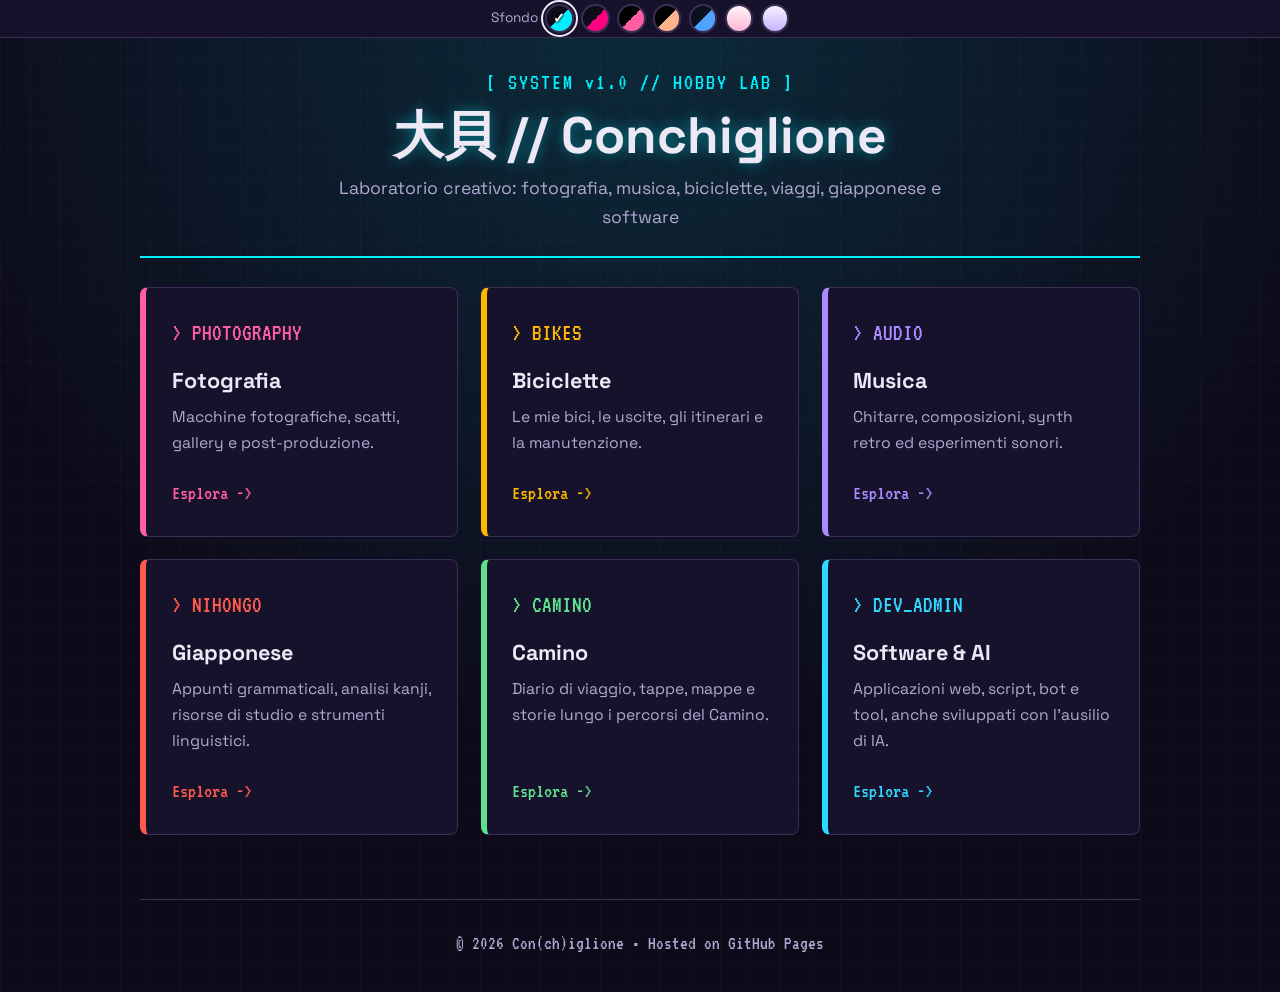
<file: index.html>
<!DOCTYPE html>
<html lang="it">
<head>
  <meta charset="UTF-8">
  <meta name="viewport" content="width=device-width, initial-scale=1.0">
  <title>Conchiglione | Hobby & Tech Lab</title>
  <link rel="preconnect" href="https://fonts.googleapis.com">
  <link rel="preconnect" href="https://fonts.gstatic.com" crossorigin>
  <link href="https://fonts.googleapis.com/css2?family=VT323&family=Space+Grotesk:wght@400;600;700&display=swap" rel="stylesheet">
  <link rel="stylesheet" href="assets/style.css?v=6">
  <!-- Script dello sfondo incluso qui, cosi' la home funziona anche da sola -->
  <script>
/* Gestisce lo sfondo scelto e lo ricorda (anche nelle altre pagine che includono questo file). */
(function () {
  var TEMI = ["neon", "80s", "rosanero", "pescanero", "notte", "confetto", "lavanda"];
  var R = document.documentElement, scelto = "neon";
  try { var s = localStorage.getItem("sfondo"); if (TEMI.indexOf(s) > -1) scelto = s; } catch (e) {}
  R.setAttribute("data-sfondo", scelto);

  function segna(v) {
    document.querySelectorAll("[data-scegli]").forEach(function (b) {
      b.setAttribute("aria-pressed", b.getAttribute("data-scegli") === v ? "true" : "false");
    });
  }
  document.addEventListener("DOMContentLoaded", function () {
    segna(scelto);
    document.querySelectorAll("[data-scegli]").forEach(function (b) {
      b.addEventListener("click", function () {
        var v = b.getAttribute("data-scegli");
        R.setAttribute("data-sfondo", v);
        try { localStorage.setItem("sfondo", v); } catch (e) {}
        segna(v);
      });
    });
  });
})();
  </script>
</head>
<body class="con-barra">
  <div class="container">
    <!-- 🎨 SFONDI: ogni pallino e' un tema definito in assets/style.css (sezione SFONDI). Puoi toglierne o aggiungerne. -->
    <div class="sfondi" role="group" aria-label="Scegli lo sfondo">
      <span>Sfondo</span>
      <button type="button" data-scegli="neon" title="Neon colorato" aria-label="Neon colorato" aria-pressed="false" style="background:linear-gradient(135deg,#0d0a1a 50%,#00f0ff 50%)"></button>
      <button type="button" data-scegli="80s" title="Anni 80 originale" aria-label="Anni 80 originale" aria-pressed="false" style="background:linear-gradient(135deg,#0d0a1a 50%,#ff007f 50%)"></button>
      <button type="button" data-scegli="rosanero" title="Rosa e nero a quadretti" aria-label="Rosa e nero a quadretti" aria-pressed="false" style="background:linear-gradient(135deg,#000 50%,#ff5fa2 50%)"></button>
      <button type="button" data-scegli="pescanero" title="Pesca e nero a quadretti" aria-label="Pesca e nero a quadretti" aria-pressed="false" style="background:linear-gradient(135deg,#000 50%,#ffb38a 50%)"></button>
      <button type="button" data-scegli="notte" title="Notte blu" aria-label="Notte blu" aria-pressed="false" style="background:linear-gradient(135deg,#07111f 50%,#4da3ff 50%)"></button>
      <button type="button" data-scegli="confetto" title="Rosa confetto (chiaro)" aria-label="Rosa confetto (chiaro)" aria-pressed="false" style="background:linear-gradient(180deg,#fff3f8,#ffb8d4)"></button>
      <button type="button" data-scegli="lavanda" title="Violetto (chiaro)" aria-label="Violetto (chiaro)" aria-pressed="false" style="background:linear-gradient(180deg,#f6f2ff,#c6b3ff)"></button>
    </div>

    <header>
      <!-- ✏️ MODIFICA TESTO: etichetta sopra il titolo -->
      <div class="badge">[ SYSTEM v1.0 // HOBBY LAB ]</div>
      <!-- ✏️ MODIFICA TESTO: titolo del sito -->
      <h1>大貝 // Conchiglione</h1>
      <!-- ✏️ MODIFICA TESTO: sottotitolo -->
      <p class="subtitle">Laboratorio creativo: fotografia, musica, biciclette, viaggi, giapponese e software</p>
    </header>

    <main class="grid">
      <!-- Per cambiare il colore di una card: cambia la classe "tema-..." (vedi assets/style.css) -->

      <a href="progetti/fotografia/" class="card tema-fotografia">
        <div>
          <div class="card-tag">&gt; PHOTOGRAPHY</div>
          <!-- ✏️ MODIFICA TESTO: titolo e descrizione -->
          <h2>Fotografia</h2>
          <p>Macchine fotografiche, scatti, gallery e post-produzione.</p>
        </div>
        <span class="card-link">Esplora -&gt;</span>
      </a>

      <a href="progetti/biciclette/" class="card tema-biciclette">
        <div>
          <div class="card-tag">&gt; BIKES</div>
          <!-- ✏️ MODIFICA TESTO: titolo e descrizione -->
          <h2>Biciclette</h2>
          <p>Le mie bici, le uscite, gli itinerari e la manutenzione.</p>
        </div>
        <span class="card-link">Esplora -&gt;</span>
      </a>

      <a href="progetti/musica/" class="card tema-musica">
        <div>
          <div class="card-tag">&gt; AUDIO</div>
          <!-- ✏️ MODIFICA TESTO: titolo e descrizione -->
          <h2>Musica</h2>
          <p>Chitarre, composizioni, synth retro ed esperimenti sonori.</p>
        </div>
        <span class="card-link">Esplora -&gt;</span>
      </a>

      <a href="progetti/giapponese/" class="card tema-giapponese">
        <div>
          <div class="card-tag">&gt; NIHONGO</div>
          <!-- ✏️ MODIFICA TESTO: titolo e descrizione -->
          <h2>Giapponese</h2>
          <p>Appunti grammaticali, analisi kanji, risorse di studio e strumenti linguistici.</p>
        </div>
        <span class="card-link">Esplora -&gt;</span>
      </a>

      <a href="progetti/camino/" class="card tema-camino">
        <div>
          <div class="card-tag">&gt; CAMINO</div>
          <!-- ✏️ MODIFICA TESTO: titolo e descrizione -->
          <h2>Camino</h2>
          <p>Diario di viaggio, tappe, mappe e storie lungo i percorsi del Camino.</p>
        </div>
        <span class="card-link">Esplora -&gt;</span>
      </a>

      <a href="progetti/software/" class="card tema-software">
        <div>
          <div class="card-tag">&gt; DEV_ADMIN</div>
          <!-- ✏️ MODIFICA TESTO: titolo e descrizione -->
          <h2>Software &amp; AI</h2>
          <p>Applicazioni web, script, bot e tool, anche sviluppati con l'ausilio di IA.</p>
        </div>
        <span class="card-link">Esplora -&gt;</span>
      </a>
    </main>

    <footer>
      <!-- ✏️ MODIFICA TESTO: footer -->
      &copy; 2026 Con(ch)iglione • Hosted on GitHub Pages
    </footer>
  </div>
</body>
</html>
</file>
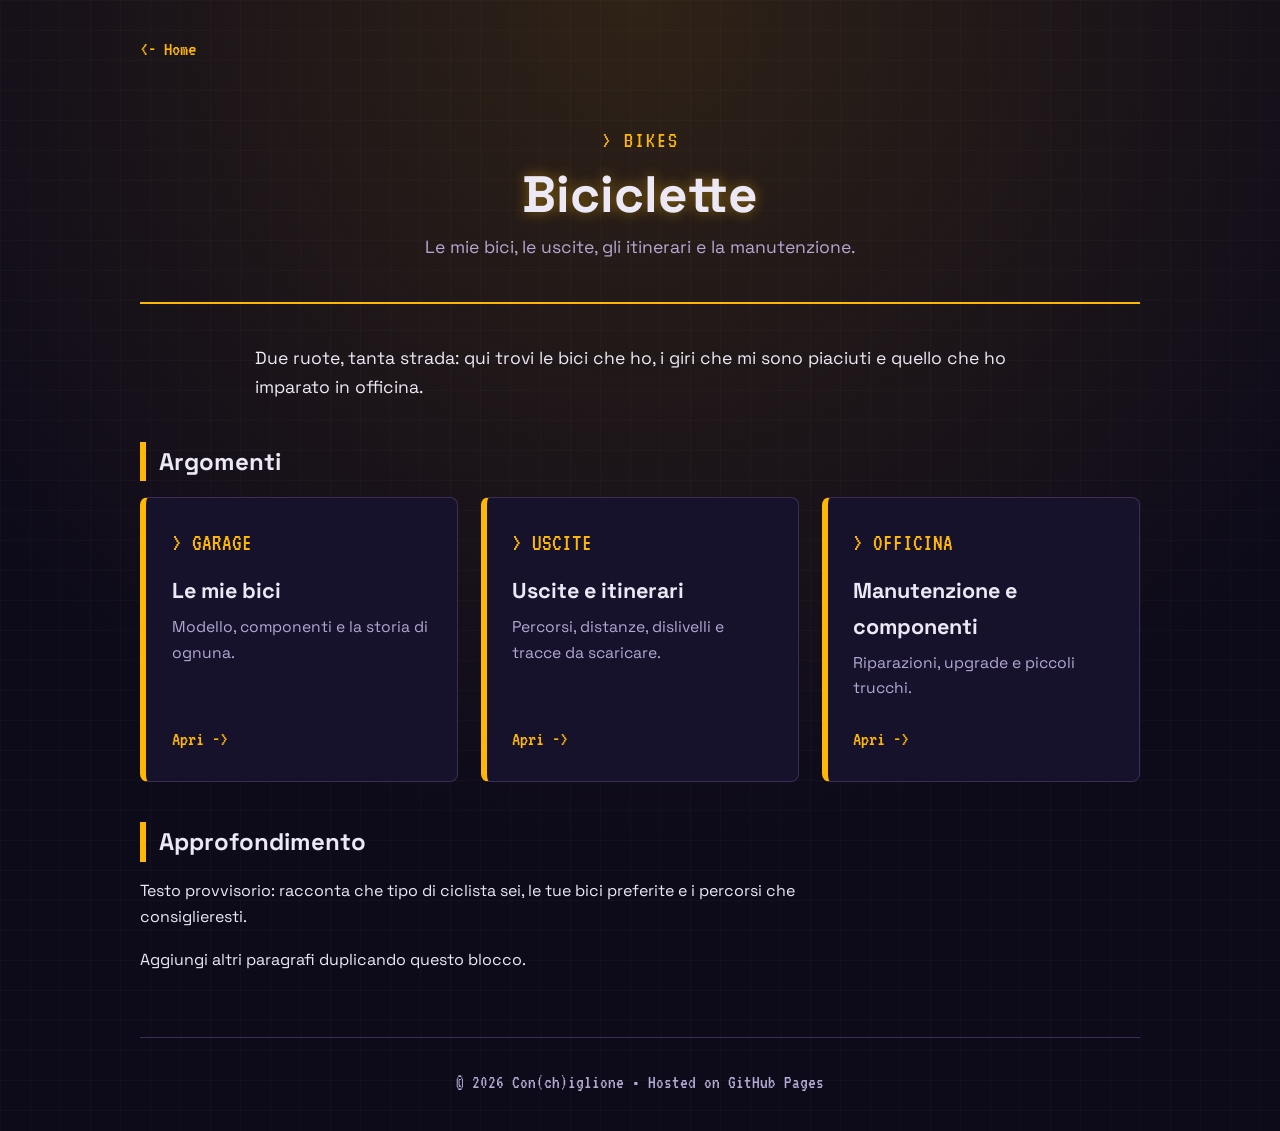
<file: progetti/biciclette/index.html>
<!DOCTYPE html>
<html lang="it">
<head>
  <meta charset="UTF-8">
  <meta name="viewport" content="width=device-width, initial-scale=1.0">
  <!-- ✏️ MODIFICA TESTO: titolo della scheda del browser -->
  <title>Biciclette | Conchiglione</title>
  <link rel="preconnect" href="https://fonts.googleapis.com">
  <link rel="preconnect" href="https://fonts.gstatic.com" crossorigin>
  <link href="https://fonts.googleapis.com/css2?family=VT323&family=Space+Grotesk:wght@400;600;700&display=swap" rel="stylesheet">
  <link rel="stylesheet" href="../../assets/style.css">
</head>

<!-- 🎨 COLORE: cambia la classe del body (tema-fotografia | tema-biciclette | tema-musica | tema-giapponese | tema-camino | tema-software) -->
<body class="tema-biciclette">
  <div class="container">

    <nav class="crumb"><a href="../../index.html">&lt;- Home</a></nav>

    <header>
      <!-- ✏️ MODIFICA TESTO: etichetta, titolo e sottotitolo -->
      <div class="badge">&gt; BIKES</div>
      <h1>Biciclette</h1>
      <p class="subtitle">Le mie bici, le uscite, gli itinerari e la manutenzione.</p>
    </header>

    <main>
      <!-- ✏️ MODIFICA TESTO: introduzione -->
      <p class="intro">Due ruote, tanta strada: qui trovi le bici che ho, i giri che mi sono piaciuti e quello che ho imparato in officina.</p>

      <h2 class="sezione">Argomenti</h2>
      <!-- ✏️ MODIFICA TESTO e LINK: cambia titolo, descrizione e href="#" di ogni card. Duplica o elimina i blocchi a piacere. -->
      <div class="grid">
        <a href="#" class="card">
          <div>
            <div class="card-tag">&gt; GARAGE</div>
            <h2>Le mie bici</h2>
            <p>Modello, componenti e la storia di ognuna.</p>
          </div>
          <span class="card-link">Apri -&gt;</span>
        </a>
        <a href="#" class="card">
          <div>
            <div class="card-tag">&gt; USCITE</div>
            <h2>Uscite e itinerari</h2>
            <p>Percorsi, distanze, dislivelli e tracce da scaricare.</p>
          </div>
          <span class="card-link">Apri -&gt;</span>
        </a>
        <a href="#" class="card">
          <div>
            <div class="card-tag">&gt; OFFICINA</div>
            <h2>Manutenzione e componenti</h2>
            <p>Riparazioni, upgrade e piccoli trucchi.</p>
          </div>
          <span class="card-link">Apri -&gt;</span>
        </a>
      </div>

      <h2 class="sezione">Approfondimento</h2>
      <!-- ✏️ MODIFICA TESTO: testo libero -->
      <div class="contenuto">
        <p>Testo provvisorio: racconta che tipo di ciclista sei, le tue bici preferite e i percorsi che consiglieresti.</p>
        <p>Aggiungi altri paragrafi duplicando questo blocco.</p>
      </div>
    </main>

    <footer>
      <!-- ✏️ MODIFICA TESTO: footer -->
      &copy; 2026 Con(ch)iglione • Hosted on GitHub Pages
    </footer>
  </div>
</body>
</html>
</file>
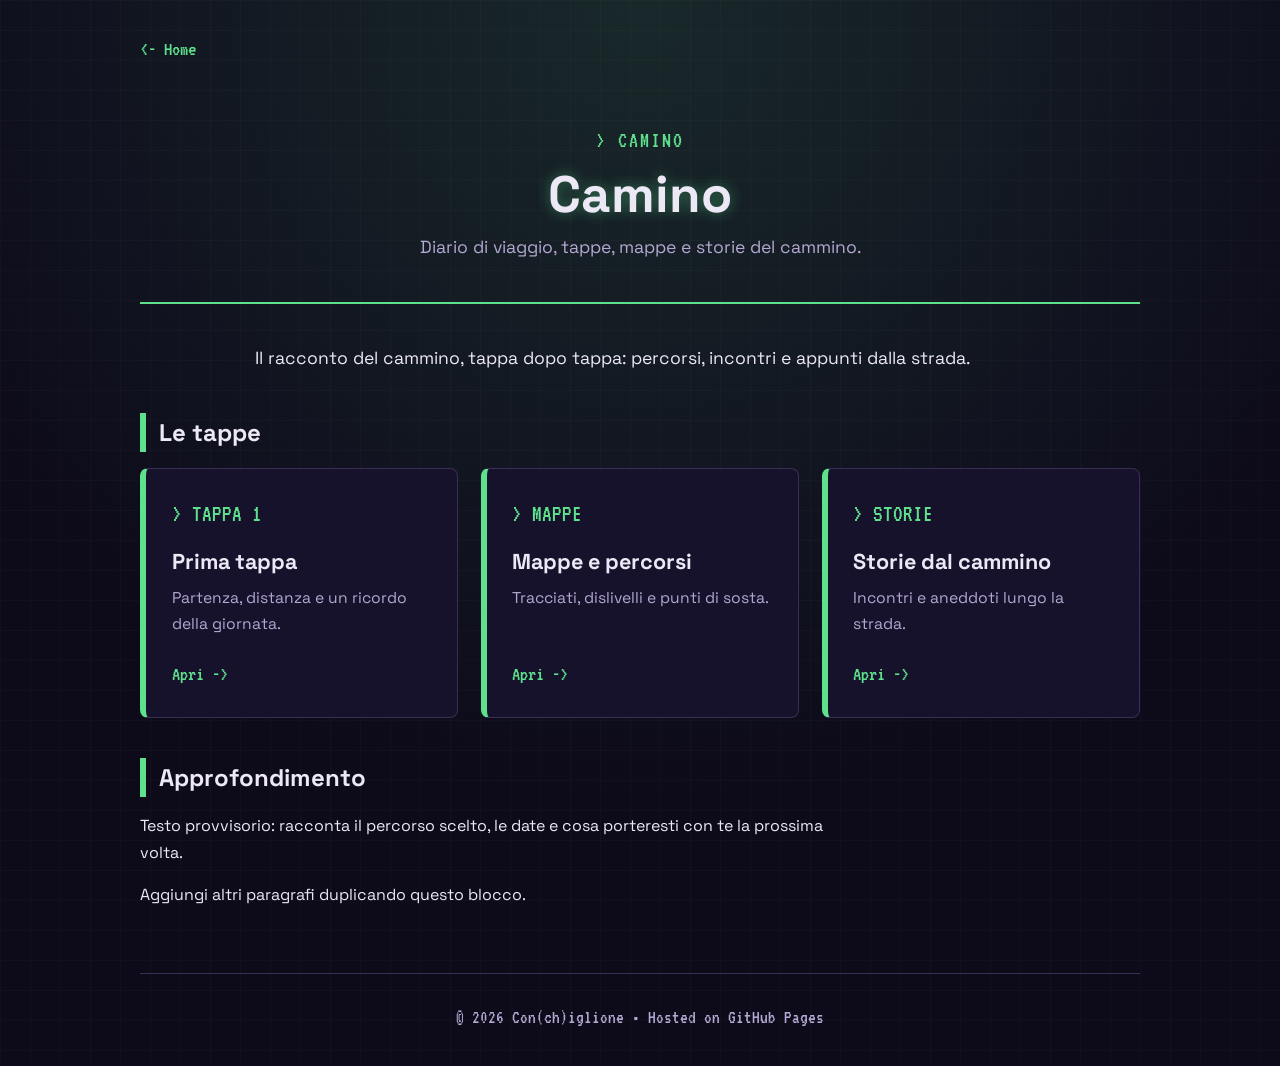
<file: progetti/camino/index.html>
<!DOCTYPE html>
<html lang="it">
<head>
  <meta charset="UTF-8">
  <meta name="viewport" content="width=device-width, initial-scale=1.0">
  <!-- ✏️ MODIFICA TESTO: titolo della scheda del browser -->
  <title>Camino | Conchiglione</title>
  <link rel="preconnect" href="https://fonts.googleapis.com">
  <link rel="preconnect" href="https://fonts.gstatic.com" crossorigin>
  <link href="https://fonts.googleapis.com/css2?family=VT323&family=Space+Grotesk:wght@400;600;700&display=swap" rel="stylesheet">
  <link rel="stylesheet" href="../../assets/style.css">
</head>

<!-- 🎨 COLORE: cambia la classe del body (tema-fotografia | tema-biciclette | tema-musica | tema-giapponese | tema-camino | tema-software) -->
<body class="tema-camino">
  <div class="container">

    <nav class="crumb"><a href="../../index.html">&lt;- Home</a></nav>

    <header>
      <!-- ✏️ MODIFICA TESTO: etichetta, titolo e sottotitolo -->
      <div class="badge">&gt; CAMINO</div>
      <h1>Camino</h1>
      <p class="subtitle">Diario di viaggio, tappe, mappe e storie del cammino.</p>
    </header>

    <main>
      <!-- ✏️ MODIFICA TESTO: introduzione -->
      <p class="intro">Il racconto del cammino, tappa dopo tappa: percorsi, incontri e appunti dalla strada.</p>

      <h2 class="sezione">Le tappe</h2>
      <!-- ✏️ MODIFICA TESTO e LINK: cambia titolo, descrizione e href="#" di ogni card. Duplica o elimina i blocchi a piacere. -->
      <div class="grid">
        <a href="#" class="card">
          <div>
            <div class="card-tag">&gt; TAPPA 1</div>
            <h2>Prima tappa</h2>
            <p>Partenza, distanza e un ricordo della giornata.</p>
          </div>
          <span class="card-link">Apri -&gt;</span>
        </a>
        <a href="#" class="card">
          <div>
            <div class="card-tag">&gt; MAPPE</div>
            <h2>Mappe e percorsi</h2>
            <p>Tracciati, dislivelli e punti di sosta.</p>
          </div>
          <span class="card-link">Apri -&gt;</span>
        </a>
        <a href="#" class="card">
          <div>
            <div class="card-tag">&gt; STORIE</div>
            <h2>Storie dal cammino</h2>
            <p>Incontri e aneddoti lungo la strada.</p>
          </div>
          <span class="card-link">Apri -&gt;</span>
        </a>
      </div>

      <h2 class="sezione">Approfondimento</h2>
      <!-- ✏️ MODIFICA TESTO: testo libero -->
      <div class="contenuto">
        <p>Testo provvisorio: racconta il percorso scelto, le date e cosa porteresti con te la prossima volta.</p>
        <p>Aggiungi altri paragrafi duplicando questo blocco.</p>
      </div>
    </main>

    <footer>
      <!-- ✏️ MODIFICA TESTO: footer -->
      &copy; 2026 Con(ch)iglione • Hosted on GitHub Pages
    </footer>
  </div>
</body>
</html>
</file>
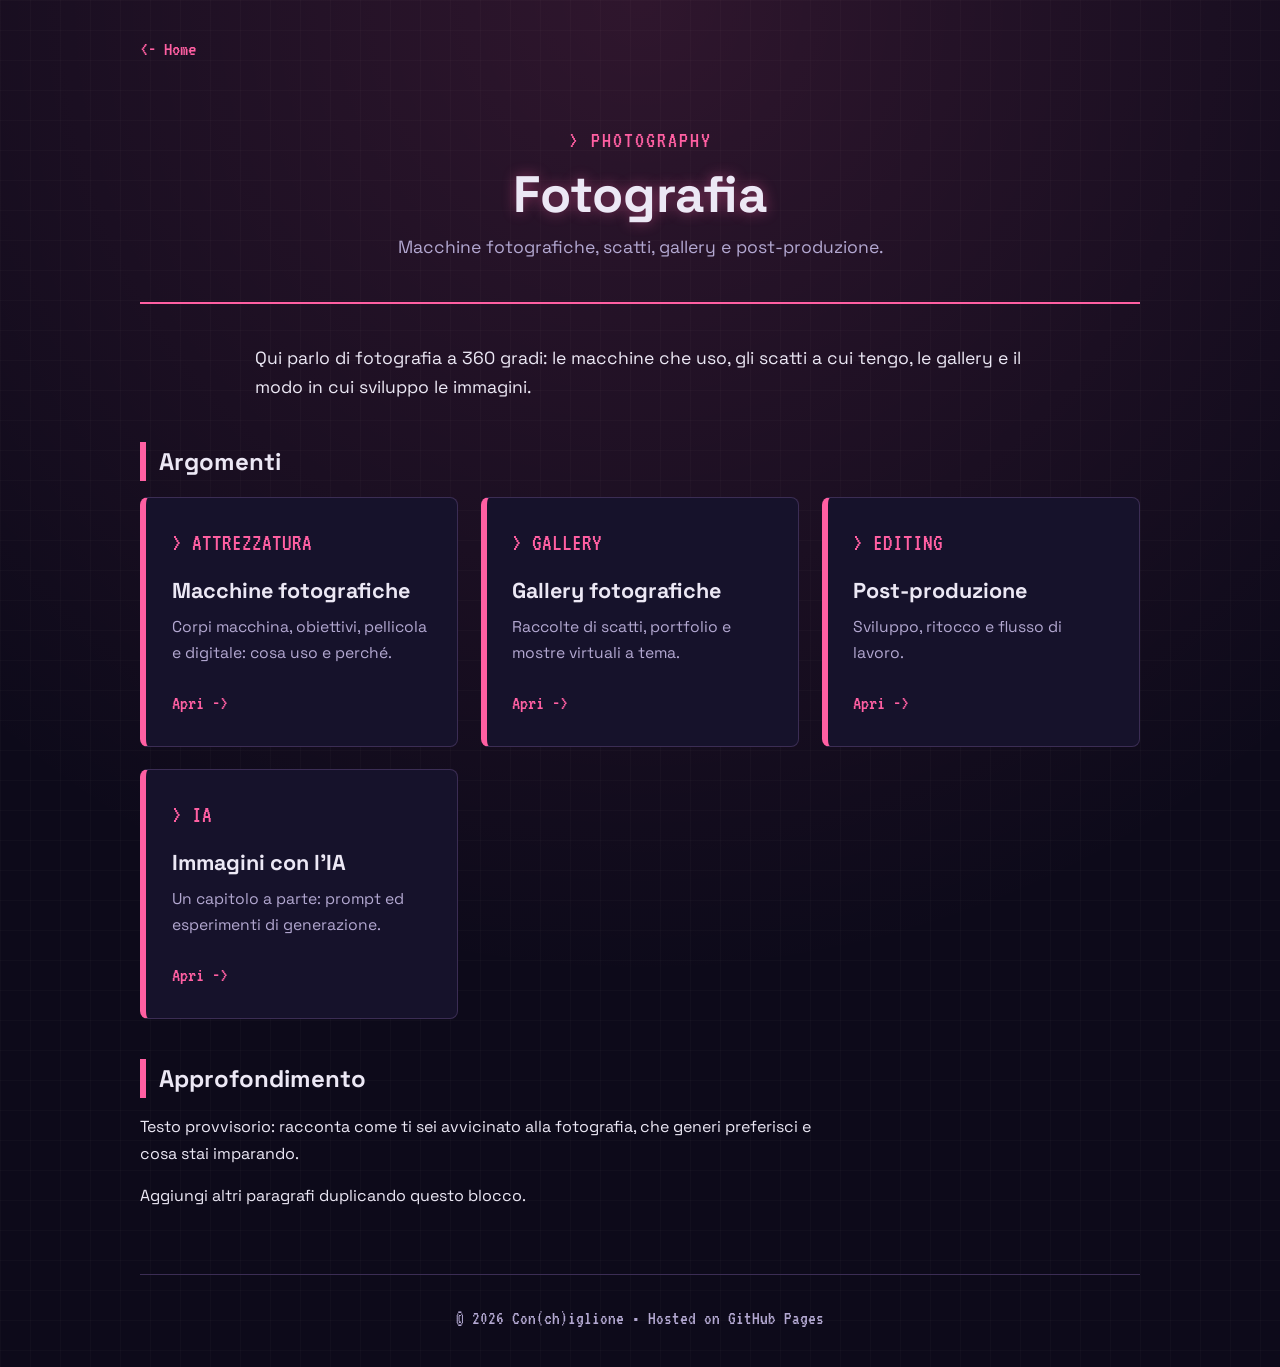
<file: progetti/fotografia/index.html>
<!DOCTYPE html>
<html lang="it">
<head>
  <meta charset="UTF-8">
  <meta name="viewport" content="width=device-width, initial-scale=1.0">
  <!-- ✏️ MODIFICA TESTO: titolo della scheda del browser -->
  <title>Fotografia | Conchiglione</title>
  <link rel="preconnect" href="https://fonts.googleapis.com">
  <link rel="preconnect" href="https://fonts.gstatic.com" crossorigin>
  <link href="https://fonts.googleapis.com/css2?family=VT323&family=Space+Grotesk:wght@400;600;700&display=swap" rel="stylesheet">
  <link rel="stylesheet" href="../../assets/style.css">
</head>

<!-- 🎨 COLORE: cambia la classe del body (tema-fotografia | tema-biciclette | tema-musica | tema-giapponese | tema-camino | tema-software) -->
<body class="tema-fotografia">
  <div class="container">

    <nav class="crumb"><a href="../../index.html">&lt;- Home</a></nav>

    <header>
      <!-- ✏️ MODIFICA TESTO: etichetta, titolo e sottotitolo -->
      <div class="badge">&gt; PHOTOGRAPHY</div>
      <h1>Fotografia</h1>
      <p class="subtitle">Macchine fotografiche, scatti, gallery e post-produzione.</p>
    </header>

    <main>
      <!-- ✏️ MODIFICA TESTO: introduzione -->
      <p class="intro">Qui parlo di fotografia a 360 gradi: le macchine che uso, gli scatti a cui tengo, le gallery e il modo in cui sviluppo le immagini.</p>

      <h2 class="sezione">Argomenti</h2>
      <!-- ✏️ MODIFICA TESTO e LINK: cambia titolo, descrizione e href="#" di ogni card. Duplica o elimina i blocchi a piacere. -->
      <div class="grid">
        <a href="#" class="card">
          <div>
            <div class="card-tag">&gt; ATTREZZATURA</div>
            <h2>Macchine fotografiche</h2>
            <p>Corpi macchina, obiettivi, pellicola e digitale: cosa uso e perché.</p>
          </div>
          <span class="card-link">Apri -&gt;</span>
        </a>
        <a href="#" class="card">
          <div>
            <div class="card-tag">&gt; GALLERY</div>
            <h2>Gallery fotografiche</h2>
            <p>Raccolte di scatti, portfolio e mostre virtuali a tema.</p>
          </div>
          <span class="card-link">Apri -&gt;</span>
        </a>
        <a href="#" class="card">
          <div>
            <div class="card-tag">&gt; EDITING</div>
            <h2>Post-produzione</h2>
            <p>Sviluppo, ritocco e flusso di lavoro.</p>
          </div>
          <span class="card-link">Apri -&gt;</span>
        </a>
        <a href="#" class="card">
          <div>
            <div class="card-tag">&gt; IA</div>
            <h2>Immagini con l'IA</h2>
            <p>Un capitolo a parte: prompt ed esperimenti di generazione.</p>
          </div>
          <span class="card-link">Apri -&gt;</span>
        </a>
      </div>

      <h2 class="sezione">Approfondimento</h2>
      <!-- ✏️ MODIFICA TESTO: testo libero -->
      <div class="contenuto">
        <p>Testo provvisorio: racconta come ti sei avvicinato alla fotografia, che generi preferisci e cosa stai imparando.</p>
        <p>Aggiungi altri paragrafi duplicando questo blocco.</p>
      </div>
    </main>

    <footer>
      <!-- ✏️ MODIFICA TESTO: footer -->
      &copy; 2026 Con(ch)iglione • Hosted on GitHub Pages
    </footer>
  </div>
</body>
</html>
</file>
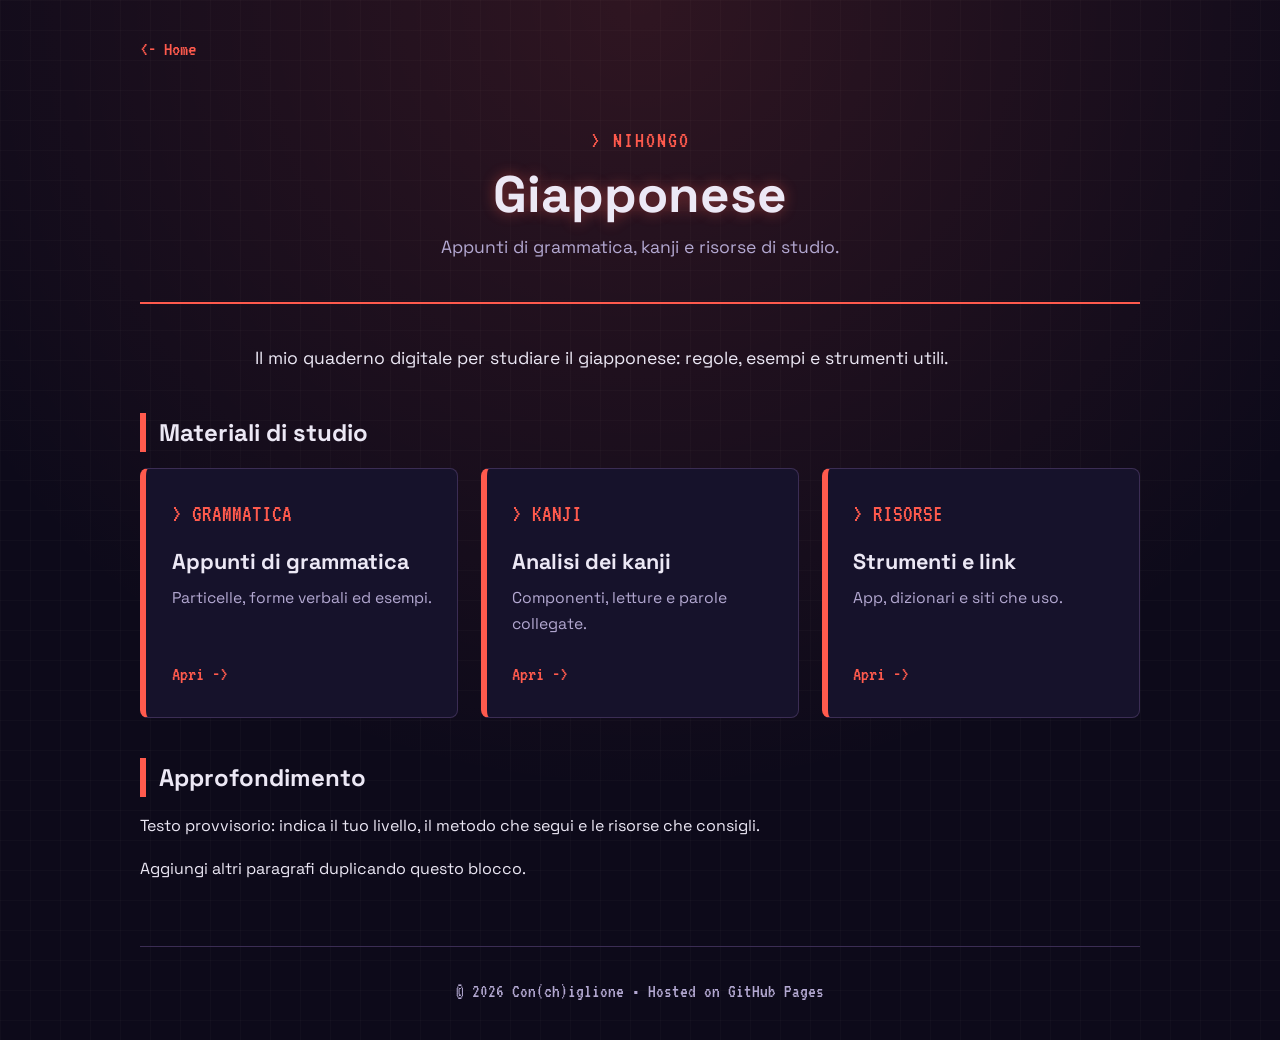
<file: progetti/giapponese/index.html>
<!DOCTYPE html>
<html lang="it">
<head>
  <meta charset="UTF-8">
  <meta name="viewport" content="width=device-width, initial-scale=1.0">
  <!-- ✏️ MODIFICA TESTO: titolo della scheda del browser -->
  <title>Giapponese | Conchiglione</title>
  <link rel="preconnect" href="https://fonts.googleapis.com">
  <link rel="preconnect" href="https://fonts.gstatic.com" crossorigin>
  <link href="https://fonts.googleapis.com/css2?family=VT323&family=Space+Grotesk:wght@400;600;700&display=swap" rel="stylesheet">
  <link rel="stylesheet" href="../../assets/style.css">
</head>

<!-- 🎨 COLORE: cambia la classe del body (tema-fotografia | tema-biciclette | tema-musica | tema-giapponese | tema-camino | tema-software) -->
<body class="tema-giapponese">
  <div class="container">

    <nav class="crumb"><a href="../../index.html">&lt;- Home</a></nav>

    <header>
      <!-- ✏️ MODIFICA TESTO: etichetta, titolo e sottotitolo -->
      <div class="badge">&gt; NIHONGO</div>
      <h1>Giapponese</h1>
      <p class="subtitle">Appunti di grammatica, kanji e risorse di studio.</p>
    </header>

    <main>
      <!-- ✏️ MODIFICA TESTO: introduzione -->
      <p class="intro">Il mio quaderno digitale per studiare il giapponese: regole, esempi e strumenti utili.</p>

      <h2 class="sezione">Materiali di studio</h2>
      <!-- ✏️ MODIFICA TESTO e LINK: cambia titolo, descrizione e href="#" di ogni card. Duplica o elimina i blocchi a piacere. -->
      <div class="grid">
        <a href="#" class="card">
          <div>
            <div class="card-tag">&gt; GRAMMATICA</div>
            <h2>Appunti di grammatica</h2>
            <p>Particelle, forme verbali ed esempi.</p>
          </div>
          <span class="card-link">Apri -&gt;</span>
        </a>
        <a href="#" class="card">
          <div>
            <div class="card-tag">&gt; KANJI</div>
            <h2>Analisi dei kanji</h2>
            <p>Componenti, letture e parole collegate.</p>
          </div>
          <span class="card-link">Apri -&gt;</span>
        </a>
        <a href="#" class="card">
          <div>
            <div class="card-tag">&gt; RISORSE</div>
            <h2>Strumenti e link</h2>
            <p>App, dizionari e siti che uso.</p>
          </div>
          <span class="card-link">Apri -&gt;</span>
        </a>
      </div>

      <h2 class="sezione">Approfondimento</h2>
      <!-- ✏️ MODIFICA TESTO: testo libero -->
      <div class="contenuto">
        <p>Testo provvisorio: indica il tuo livello, il metodo che segui e le risorse che consigli.</p>
        <p>Aggiungi altri paragrafi duplicando questo blocco.</p>
      </div>
    </main>

    <footer>
      <!-- ✏️ MODIFICA TESTO: footer -->
      &copy; 2026 Con(ch)iglione • Hosted on GitHub Pages
    </footer>
  </div>
</body>
</html>
</file>
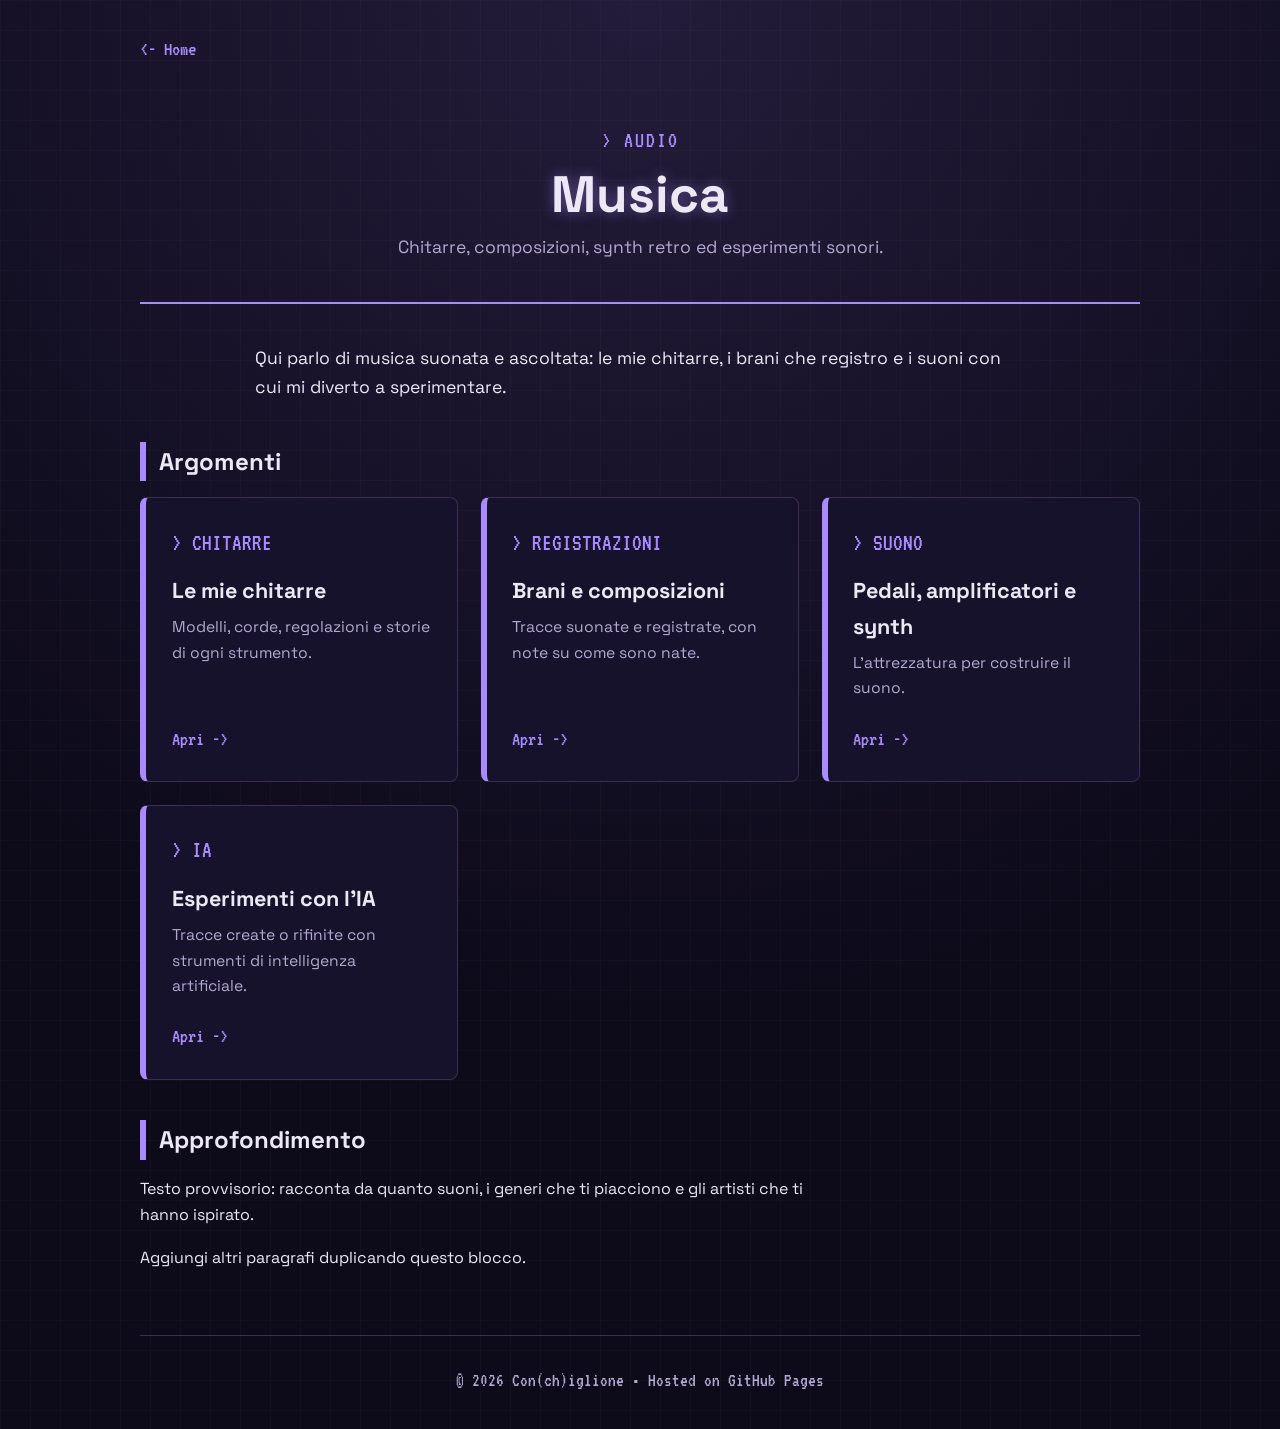
<file: progetti/musica/index.html>
<!DOCTYPE html>
<html lang="it">
<head>
  <meta charset="UTF-8">
  <meta name="viewport" content="width=device-width, initial-scale=1.0">
  <!-- ✏️ MODIFICA TESTO: titolo della scheda del browser -->
  <title>Musica | Conchiglione</title>
  <link rel="preconnect" href="https://fonts.googleapis.com">
  <link rel="preconnect" href="https://fonts.gstatic.com" crossorigin>
  <link href="https://fonts.googleapis.com/css2?family=VT323&family=Space+Grotesk:wght@400;600;700&display=swap" rel="stylesheet">
  <link rel="stylesheet" href="../../assets/style.css">
</head>

<!-- 🎨 COLORE: cambia la classe del body (tema-fotografia | tema-biciclette | tema-musica | tema-giapponese | tema-camino | tema-software) -->
<body class="tema-musica">
  <div class="container">

    <nav class="crumb"><a href="../../index.html">&lt;- Home</a></nav>

    <header>
      <!-- ✏️ MODIFICA TESTO: etichetta, titolo e sottotitolo -->
      <div class="badge">&gt; AUDIO</div>
      <h1>Musica</h1>
      <p class="subtitle">Chitarre, composizioni, synth retro ed esperimenti sonori.</p>
    </header>

    <main>
      <!-- ✏️ MODIFICA TESTO: introduzione -->
      <p class="intro">Qui parlo di musica suonata e ascoltata: le mie chitarre, i brani che registro e i suoni con cui mi diverto a sperimentare.</p>

      <h2 class="sezione">Argomenti</h2>
      <!-- ✏️ MODIFICA TESTO e LINK: cambia titolo, descrizione e href="#" di ogni card. Duplica o elimina i blocchi a piacere. -->
      <div class="grid">
        <a href="#" class="card">
          <div>
            <div class="card-tag">&gt; CHITARRE</div>
            <h2>Le mie chitarre</h2>
            <p>Modelli, corde, regolazioni e storie di ogni strumento.</p>
          </div>
          <span class="card-link">Apri -&gt;</span>
        </a>
        <a href="#" class="card">
          <div>
            <div class="card-tag">&gt; REGISTRAZIONI</div>
            <h2>Brani e composizioni</h2>
            <p>Tracce suonate e registrate, con note su come sono nate.</p>
          </div>
          <span class="card-link">Apri -&gt;</span>
        </a>
        <a href="#" class="card">
          <div>
            <div class="card-tag">&gt; SUONO</div>
            <h2>Pedali, amplificatori e synth</h2>
            <p>L'attrezzatura per costruire il suono.</p>
          </div>
          <span class="card-link">Apri -&gt;</span>
        </a>
        <a href="#" class="card">
          <div>
            <div class="card-tag">&gt; IA</div>
            <h2>Esperimenti con l'IA</h2>
            <p>Tracce create o rifinite con strumenti di intelligenza artificiale.</p>
          </div>
          <span class="card-link">Apri -&gt;</span>
        </a>
      </div>

      <h2 class="sezione">Approfondimento</h2>
      <!-- ✏️ MODIFICA TESTO: testo libero -->
      <div class="contenuto">
        <p>Testo provvisorio: racconta da quanto suoni, i generi che ti piacciono e gli artisti che ti hanno ispirato.</p>
        <p>Aggiungi altri paragrafi duplicando questo blocco.</p>
      </div>
    </main>

    <footer>
      <!-- ✏️ MODIFICA TESTO: footer -->
      &copy; 2026 Con(ch)iglione • Hosted on GitHub Pages
    </footer>
  </div>
</body>
</html>
</file>
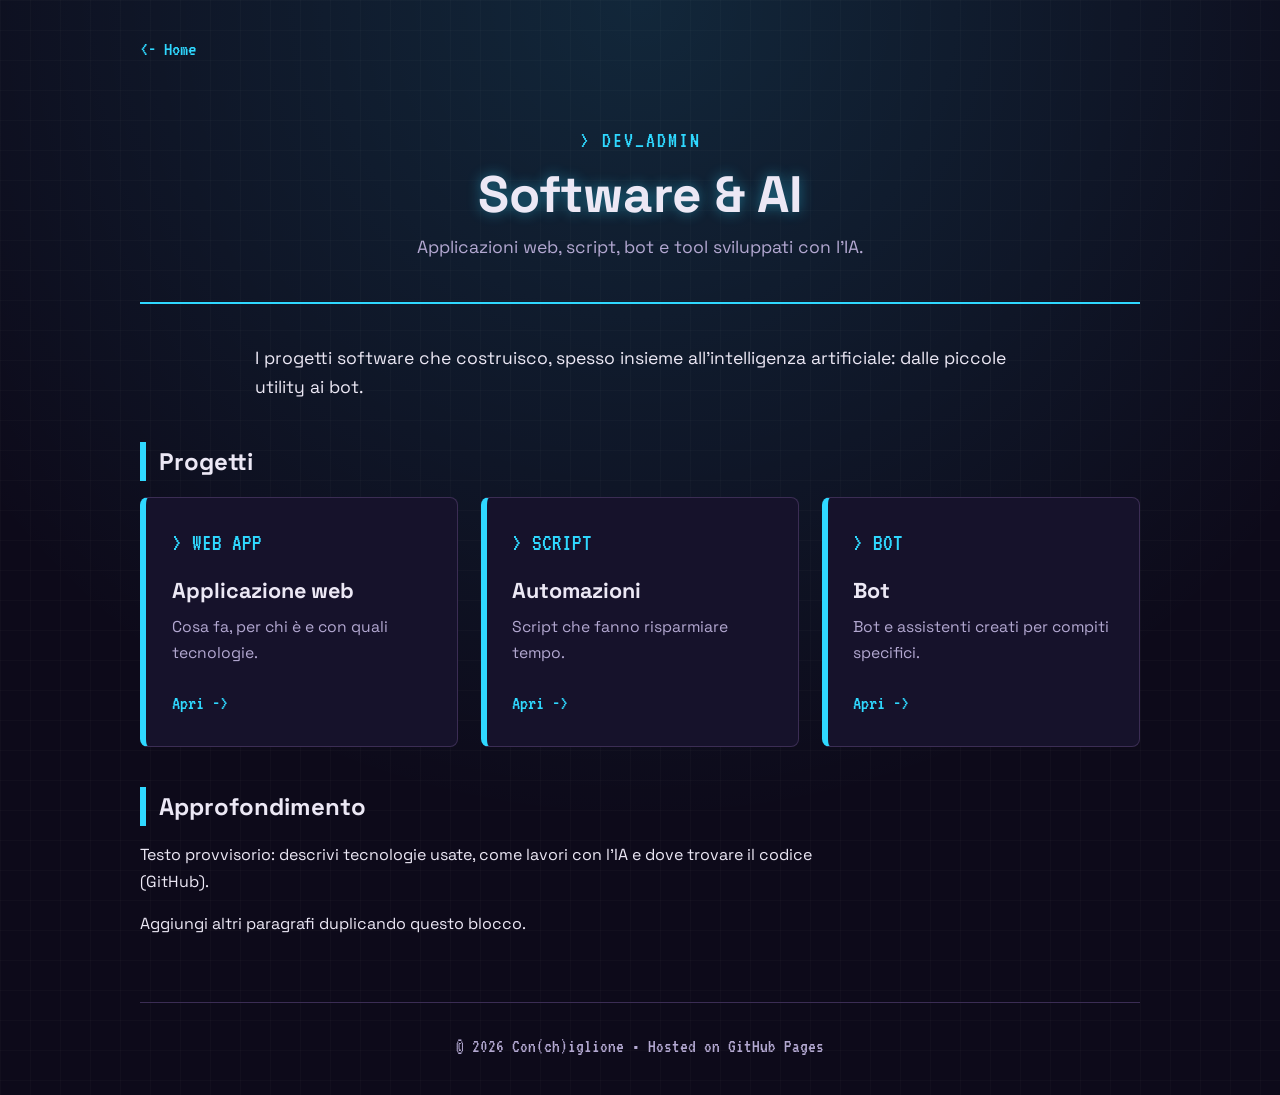
<file: progetti/software/index.html>
<!DOCTYPE html>
<html lang="it">
<head>
  <meta charset="UTF-8">
  <meta name="viewport" content="width=device-width, initial-scale=1.0">
  <!-- ✏️ MODIFICA TESTO: titolo della scheda del browser -->
  <title>Software & AI | Conchiglione</title>
  <link rel="preconnect" href="https://fonts.googleapis.com">
  <link rel="preconnect" href="https://fonts.gstatic.com" crossorigin>
  <link href="https://fonts.googleapis.com/css2?family=VT323&family=Space+Grotesk:wght@400;600;700&display=swap" rel="stylesheet">
  <link rel="stylesheet" href="../../assets/style.css">
</head>

<!-- 🎨 COLORE: cambia la classe del body (tema-fotografia | tema-biciclette | tema-musica | tema-giapponese | tema-camino | tema-software) -->
<body class="tema-software">
  <div class="container">

    <nav class="crumb"><a href="../../index.html">&lt;- Home</a></nav>

    <header>
      <!-- ✏️ MODIFICA TESTO: etichetta, titolo e sottotitolo -->
      <div class="badge">&gt; DEV_ADMIN</div>
      <h1>Software & AI</h1>
      <p class="subtitle">Applicazioni web, script, bot e tool sviluppati con l'IA.</p>
    </header>

    <main>
      <!-- ✏️ MODIFICA TESTO: introduzione -->
      <p class="intro">I progetti software che costruisco, spesso insieme all'intelligenza artificiale: dalle piccole utility ai bot.</p>

      <h2 class="sezione">Progetti</h2>
      <!-- ✏️ MODIFICA TESTO e LINK: cambia titolo, descrizione e href="#" di ogni card. Duplica o elimina i blocchi a piacere. -->
      <div class="grid">
        <a href="#" class="card">
          <div>
            <div class="card-tag">&gt; WEB APP</div>
            <h2>Applicazione web</h2>
            <p>Cosa fa, per chi è e con quali tecnologie.</p>
          </div>
          <span class="card-link">Apri -&gt;</span>
        </a>
        <a href="#" class="card">
          <div>
            <div class="card-tag">&gt; SCRIPT</div>
            <h2>Automazioni</h2>
            <p>Script che fanno risparmiare tempo.</p>
          </div>
          <span class="card-link">Apri -&gt;</span>
        </a>
        <a href="#" class="card">
          <div>
            <div class="card-tag">&gt; BOT</div>
            <h2>Bot</h2>
            <p>Bot e assistenti creati per compiti specifici.</p>
          </div>
          <span class="card-link">Apri -&gt;</span>
        </a>
      </div>

      <h2 class="sezione">Approfondimento</h2>
      <!-- ✏️ MODIFICA TESTO: testo libero -->
      <div class="contenuto">
        <p>Testo provvisorio: descrivi tecnologie usate, come lavori con l'IA e dove trovare il codice (GitHub).</p>
        <p>Aggiungi altri paragrafi duplicando questo blocco.</p>
      </div>
    </main>

    <footer>
      <!-- ✏️ MODIFICA TESTO: footer -->
      &copy; 2026 Con(ch)iglione • Hosted on GitHub Pages
    </footer>
  </div>
</body>
</html>
</file>
<file: assets/style.css>
/* =========================================================
   CONCHIGLIONE - STILE CONDIVISO (home + tutte le pagine)
   Per cambiare un colore: modifica SOLO la sezione "TEMI".
   ========================================================= */

:root {
  --bg: #0d0a1a;
  --card: #16122b;
  --text: #ece8f5;
  --text-dim: #b3a8d1;       /* contrasto >= 7:1 su sfondo scuro */
  --border: #3b2d54;
  --accent: #00f0ff;         /* colore di default (se la pagina non ha tema) */
  --accent-rgb: 0, 240, 255; /* stesso colore in RGB, serve per i bagliori */
  --glow: .14;               /* intensita' del bagliore in alto */
  --grid: rgba(255,255,255,.02); /* colore della griglia di sfondo */
  --wash: linear-gradient(transparent, transparent); /* sfumatura piena (usata dai temi chiari) */
}

/* ---------- TEMI: un colore per argomento ----------
   Uso: <body class="tema-fotografia"> oppure <a class="card tema-musica">
   Per un nuovo colore cambia i due valori (hex + rgb).            */
.tema-fotografia { --accent: #ff5fa2; --accent-rgb: 255, 95, 162; }  /* rosa: emozione, creativita' */
.tema-biciclette { --accent: #ffb703; --accent-rgb: 255, 183, 3; }   /* ambra: energia, movimento, ottimismo */
.tema-musica     { --accent: #a98bff; --accent-rgb: 169, 139, 255; } /* viola: immaginazione, suono */
.tema-giapponese { --accent: #ff5a4d; --accent-rgb: 255, 90, 77; }   /* vermiglio: Giappone, energia */
.tema-camino     { --accent: #5fe08d; --accent-rgb: 95, 224, 141; }  /* verde: natura, cammino */
.tema-software   { --accent: #2fd8ff; --accent-rgb: 47, 216, 255; }  /* ciano: tecnologia, logica */

* { box-sizing: border-box; margin: 0; padding: 0; }

body {
  background-color: var(--bg);
  color: var(--text);
  min-height: 100vh;
  font-family: 'Space Grotesk', system-ui, sans-serif;
  line-height: 1.65;
  padding: 2rem 1rem;
  background-image:
    var(--wash),
    radial-gradient(circle at 50% 0%, rgba(var(--accent-rgb), var(--glow)), transparent 65%),
    linear-gradient(var(--grid) 1px, transparent 1px),
    linear-gradient(90deg, var(--grid) 1px, transparent 1px);
  background-size: 100% 100%, 100% 100%, 30px 30px, 30px 30px;
  background-attachment: fixed, scroll, scroll, scroll;
}

.container { max-width: 1000px; margin: 0 auto; }
a { color: var(--ink, var(--accent)); }
a:focus-visible { outline: 3px solid var(--ink, var(--accent)); outline-offset: 4px; }

.retro { font-family: 'VT323', monospace; letter-spacing: 1px; }

/* ---------- Header ---------- */
header { text-align: center; padding: 2.5rem 1rem; margin-bottom: 2.5rem; border-bottom: 2px solid var(--accent); }
.badge { font-family: 'VT323', monospace; font-size: 1.4rem; color: var(--ink, var(--accent)); letter-spacing: 2px; }
h1 { font-size: clamp(2rem, 6vw, 3.2rem); line-height: 1.15; margin: .4rem 0; text-shadow: 0 0 14px rgba(var(--accent-rgb), var(--glow-h1, .45)); }
.subtitle { color: var(--text-dim); font-size: 1.1rem; max-width: 60ch; margin: .5rem auto 0; }

/* ---------- Home: griglia di card ---------- */
.grid { display: grid; grid-template-columns: repeat(auto-fit, minmax(290px, 1fr)); gap: 1.4rem; }

.card {
  display: flex; flex-direction: column; justify-content: space-between;
  background: var(--card); color: inherit; text-decoration: none;
  border: 1px solid var(--border); border-left: 6px solid var(--accent);
  border-radius: 8px; padding: 1.6rem;
  transition: transform .25s ease, box-shadow .25s ease, border-color .25s ease;
}
.card:hover, .card:focus-visible {
  transform: translateY(-4px); border-color: var(--accent);
  box-shadow: 0 10px 24px rgba(var(--accent-rgb), .2);
  outline: none;
}
.card-tag { font-family: 'VT323', monospace; font-size: 1.5rem; color: var(--ink, var(--accent)); margin-bottom: .6rem; }
.card h2 { font-size: 1.35rem; margin-bottom: .4rem; }
.card p { color: var(--text-dim); font-size: .98rem; flex-grow: 1; }
.card-link { font-family: 'VT323', monospace; font-size: 1.3rem; color: var(--ink, var(--accent)); margin-top: 1.2rem; }

/* ---------- Pagine argomento ---------- */
.crumb { font-family: 'VT323', monospace; font-size: 1.3rem; margin-bottom: 1rem; }
.crumb a { text-decoration: none; }
.crumb a:hover { text-decoration: underline; }

.intro { max-width: 70ch; margin: 0 auto 2.5rem; font-size: 1.1rem; }
h2.sezione { font-size: 1.5rem; margin: 2.5rem 0 1rem; padding-left: .8rem; border-left: 6px solid var(--accent); }
.contenuto p { max-width: 70ch; margin-bottom: 1rem; }

/* ---------- Footer ---------- */
footer { text-align: center; margin-top: 4rem; padding-top: 1.8rem; border-top: 1px solid var(--border);
  color: var(--text-dim); font-family: 'VT323', monospace; font-size: 1.2rem; }

@media (prefers-reduced-motion: reduce) { .card { transition: none; } .card:hover { transform: none; } }

/* =========================================================
   SFONDI - scelti con i pallini in home (assets/sfondo.js)
   Per cambiare un tema: modifica i colori qui sotto.
   --bg/--wash = sfondo | --card = riquadri | --text/--text-dim = testi
   --ink = colore dei testi-accento (solo temi chiari)
   ========================================================= */

/* "neon" = sfondo di default, non serve nulla */

/* Anni 80 originale: bagliore magenta, riquadri uniformi ciano/giallo */
[data-sfondo="80s"] { --accent: #ff007f; --accent-rgb: 255, 0, 127; --glow: .15; }
[data-sfondo="80s"] .card { --accent: #00f0ff; --accent-rgb: 0, 240, 255; border-left-width: 1px; }
[data-sfondo="80s"] .card-tag { color: #ffb703; }

/* Notte blu (contrasto scuro) */
[data-sfondo="notte"] { --bg: #07111f; --card: #0d1b30; --text: #e6eefc; --text-dim: #a3b6d6; --border: #243a5c;
  --grid: rgba(120,170,255,.05); --accent: #4da3ff; --accent-rgb: 77, 163, 255; --glow: .2; }

/* Nero a quadretti: sfondo nero, quadretti e riquadri del colore del tema */
[data-sfondo="rosanero"] { /* rosa e nero */
  --bg: #000; --card: #12080d; --text: #f6e9ef; --text-dim: #f0b3cd; --border: #5c2540;
  --grid: rgba(255, 95, 162, .2); --accent: #ff5fa2; --accent-rgb: 255, 95, 162; --glow: .12; }
[data-sfondo="pescanero"] { /* pesca e nero */
  --bg: #000; --card: #140d09; --text: #fbefe6; --text-dim: #f0c4a6; --border: #5e3b27;
  --grid: rgba(255, 179, 138, .18); --accent: #ffb38a; --accent-rgb: 255, 179, 138; --glow: .12; }
[data-sfondo="rosanero"] .card { --accent: #ff5fa2; --accent-rgb: 255, 95, 162; }
[data-sfondo="pescanero"] .card { --accent: #ffb38a; --accent-rgb: 255, 179, 138; }

/* Temi chiari: sfumature pastello con testo scuro */
[data-sfondo="confetto"] { /* rosa confetto */
  --bg: #ffc9de; --wash: linear-gradient(180deg, #fff3f8 0%, #ffd6e7 55%, #ffb8d4 100%);
  --card: #fffafc; --text: #3b1029; --text-dim: #7a3558; --border: #f0b3cd; --ink: #a3175e; }
[data-sfondo="lavanda"] { /* armonia fredda */
  --bg: #ddd0ff; --wash: linear-gradient(180deg, #f6f2ff 0%, #ddd0ff 55%, #c6b3ff 100%);
  --card: #fbf9ff; --text: #1f1245; --text-dim: #4f3d8a; --border: #c9baf2; --ink: #4b2bb0; }
[data-sfondo="confetto"], [data-sfondo="lavanda"] {
  --glow: 0; --glow-h1: 0; --grid: transparent; }

/* ---------- Barra sottile in alto per scegliere lo sfondo ---------- */
.sfondi { position: fixed; top: 0; left: 0; right: 0; z-index: 10; display: flex; align-items: center; justify-content: center;
  gap: .45rem; padding: .25rem .6rem; background: var(--card); border-bottom: 1px solid var(--border);
  color: var(--text-dim); font-size: .85rem; }
.sfondi button { position: relative; width: 1.8rem; height: 1.8rem; padding: 0; border-radius: 50%;
  border: 2px solid var(--border); cursor: pointer; transition: transform .15s ease; }
.sfondi button:hover { transform: scale(1.12); }
.sfondi button[aria-pressed="true"], .sfondi button:focus-visible { outline: 2px solid var(--text); outline-offset: 2px; }
.sfondi button[aria-pressed="true"]::after { content: "\2713"; position: absolute; inset: 0; display: grid; place-items: center;
  font-size: .9rem; font-weight: 700; color: #fff; text-shadow: 0 0 3px #000, 0 0 3px #000; }
body.con-barra { padding-top: 3rem; } /* spazio per la barra fissa */
body.con-barra header { padding: 1rem 1rem 1.5rem; margin-bottom: 1.8rem; } /* intestazione piu' in alto */
@media (max-width: 480px) { .sfondi span { display: none; } }
@media (prefers-reduced-motion: reduce) { .sfondi button { transition: none; } .sfondi button:hover { transform: none; } }
</file>
